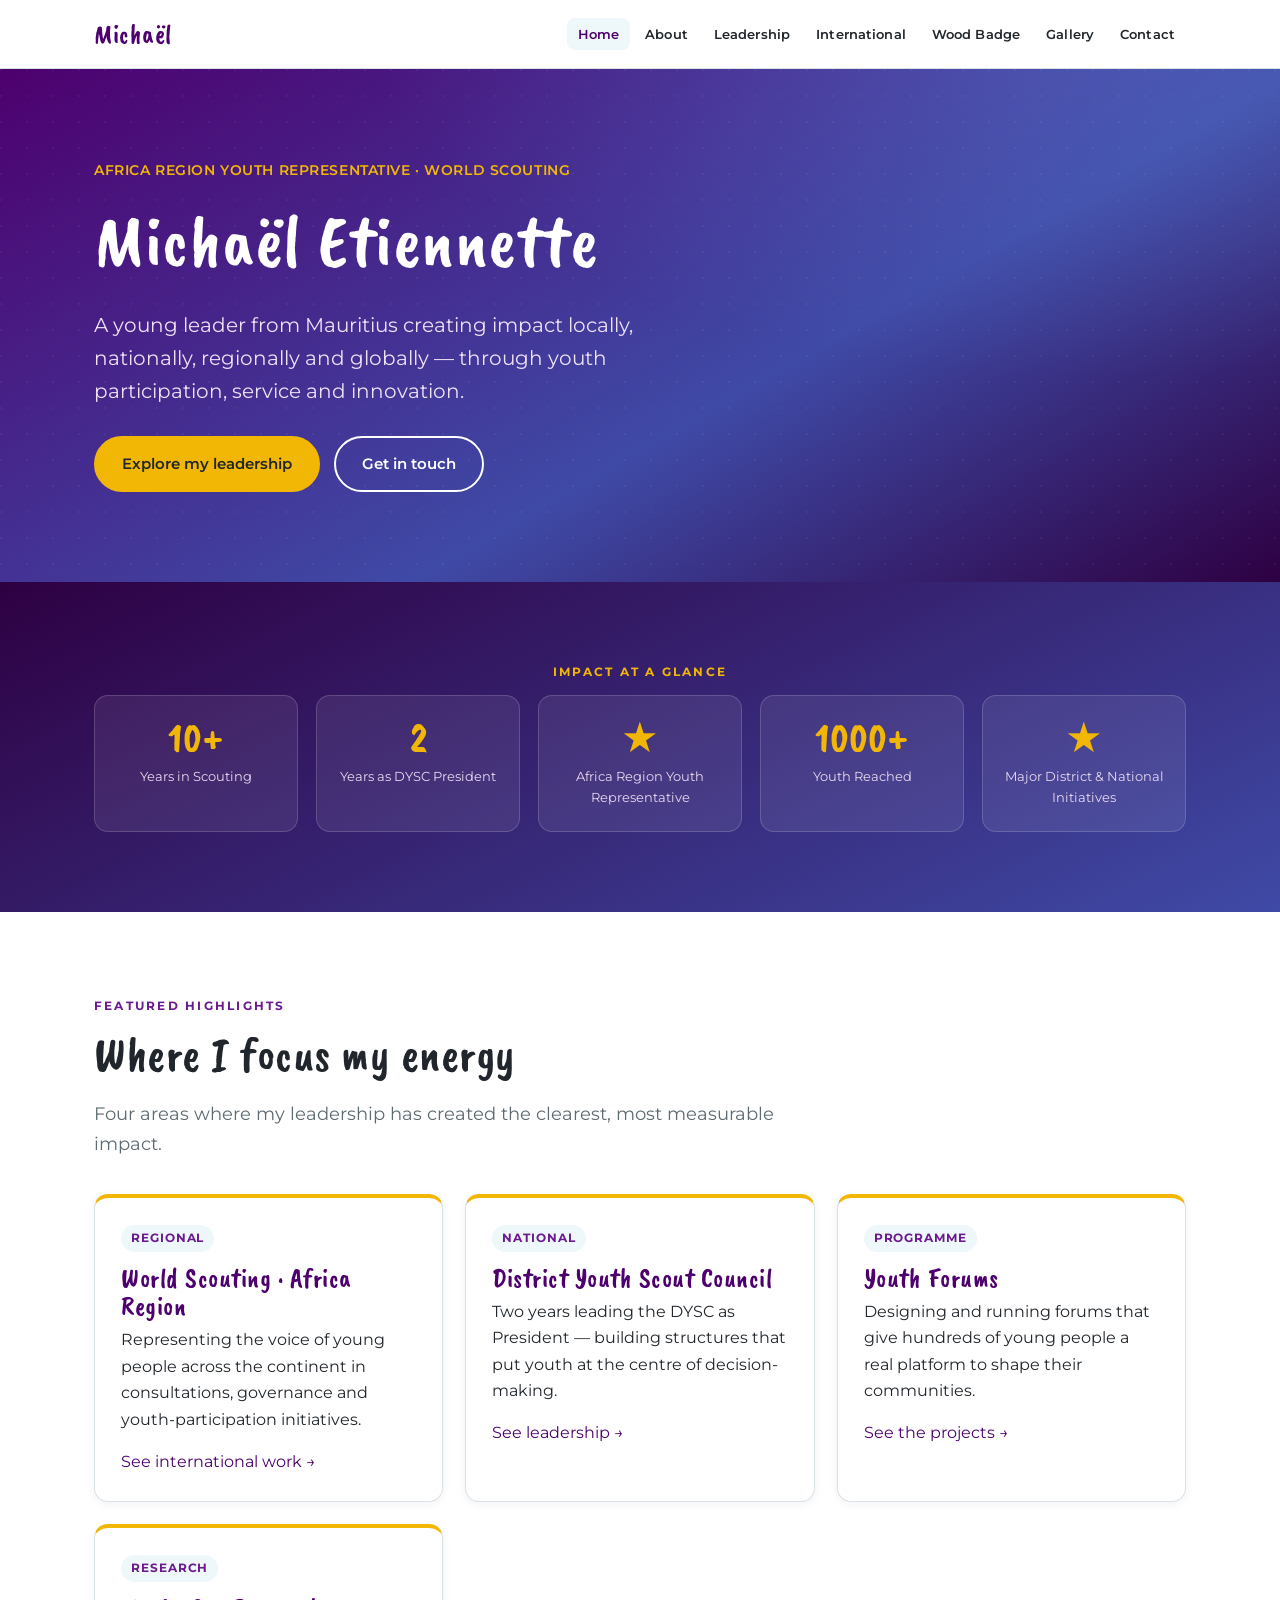
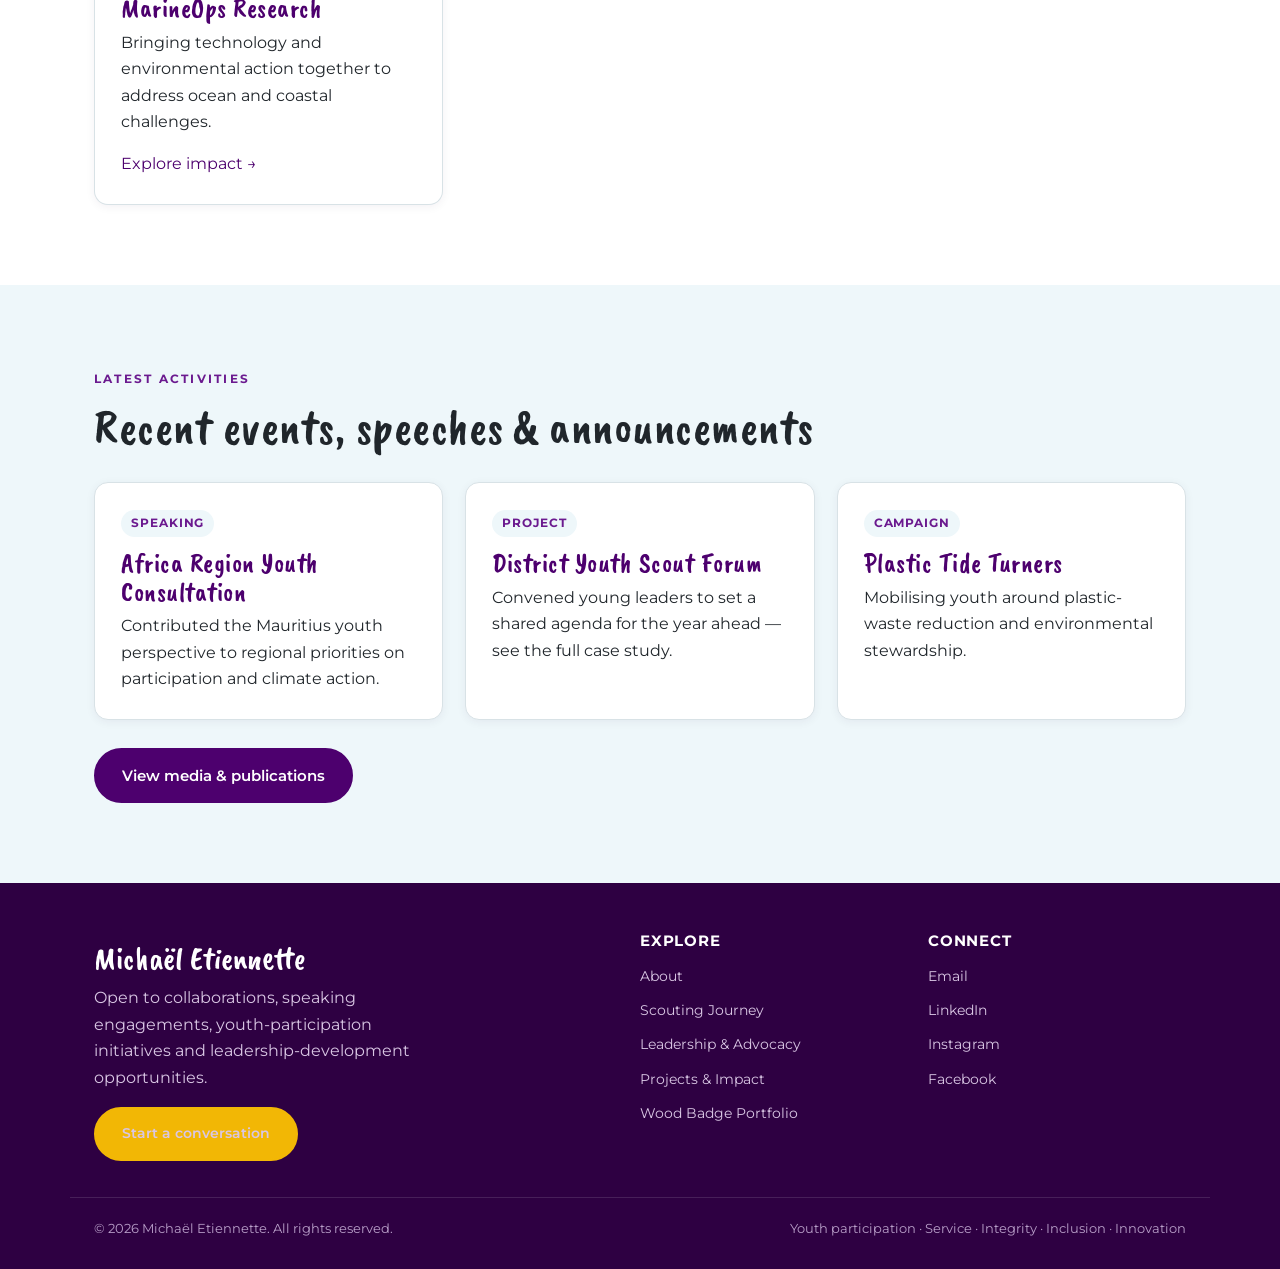
<file: index.html>
<!DOCTYPE html>
<html lang="en">
<head>
  <meta charset="UTF-8">
  <meta name="viewport" content="width=device-width, initial-scale=1.0">
  <title>Michaël Etiennette — Youth Leadership &amp; Scouting Portfolio</title>
  <meta name="description" content="A young leader from Mauritius creating impact through youth participation, service and innovation — locally, nationally, regionally and globally.">
  <link rel="preconnect" href="https://fonts.googleapis.com">
  <link rel="preconnect" href="https://fonts.gstatic.com" crossorigin>
  <link href="https://fonts.googleapis.com/css2?family=Caveat+Brush&family=Montserrat:wght@400;500;600;700;800&display=swap" rel="stylesheet">
  <link rel="stylesheet" href="css/style.css">
</head>
<body>

  <!-- ===== Header ===== -->
  <header class="site-header">
    <div class="wrap nav">
      <a class="brand" href="index.html">Michaël</a>
      <button class="nav-toggle" aria-label="Menu" aria-expanded="false">☰</button>
      <ul class="nav-links">
        <li><a href="index.html">Home</a></li>
        <li><a href="about.html">About</a></li>
        <li><a href="leadership.html">Leadership</a></li>
        <li><a href="international.html">International</a></li>
        <li><a href="wood-badge.html">Wood Badge</a></li>
        <li><a href="gallery.html">Gallery</a></li>
        <li><a href="contact.html">Contact</a></li>
      </ul>
    </div>
  </header>

  <!-- ===== Hero ===== -->
  <section class="hero">
    <div class="wrap">
      <p class="role reveal">Africa Region Youth Representative · World Scouting</p>
      <h1 class="reveal">Michaël Etiennette</h1>
      <p class="mission reveal">A young leader from Mauritius creating impact locally, nationally,
        regionally and globally — through youth participation, service and innovation.</p>
      <div class="btn-row reveal">
        <a class="btn btn-gold btn--gold" href="leadership.html">Explore my leadership</a>
        <a class="btn btn--ghost" href="contact.html" style="border-color:#fff;color:#fff;">Get in touch</a>
      </div>
    </div>
  </section>

  <!-- ===== Impact Dashboard ===== -->
  <section class="section section--ink">
    <div class="wrap">
      <p class="eyebrow center" style="display:block;">Impact at a glance</p>
      <div class="stat-grid reveal">
        <div class="stat"><div class="num">10+</div><div class="label">Years in Scouting</div></div>
        <div class="stat"><div class="num">2</div><div class="label">Years as DYSC President</div></div>
        <div class="stat"><div class="num">★</div><div class="label">Africa Region Youth Representative</div></div>
        <div class="stat"><div class="num">1000+</div><div class="label">Youth Reached</div></div>
        <div class="stat"><div class="num">★</div><div class="label">Major District &amp; National Initiatives</div></div>
      </div>
    </div>
  </section>

  <!-- ===== Featured Highlights ===== -->
  <section class="section">
    <div class="wrap">
      <p class="eyebrow">Featured highlights</p>
      <h2>Where I focus my energy</h2>
      <p class="lead">Four areas where my leadership has created the clearest, most measurable impact.</p>
      <div class="grid grid-2 reveal" style="margin-top:34px;">
        <div class="card feature">
          <span class="tag">Regional</span>
          <h3>World Scouting · Africa Region</h3>
          <p>Representing the voice of young people across the continent in consultations,
             governance and youth-participation initiatives.</p>
          <a href="international.html">See international work →</a>
        </div>
        <div class="card feature">
          <span class="tag">National</span>
          <h3>District Youth Scout Council</h3>
          <p>Two years leading the DYSC as President — building structures that put youth
             at the centre of decision-making.</p>
          <a href="leadership.html">See leadership →</a>
        </div>
        <div class="card feature">
          <span class="tag">Programme</span>
          <h3>Youth Forums</h3>
          <p>Designing and running forums that give hundreds of young people a real platform
             to shape their communities.</p>
          <a href="projects.html">See the projects →</a>
        </div>
        <div class="card feature">
          <span class="tag">Research</span>
          <h3>MarineOps Research</h3>
          <p>Bringing technology and environmental action together to address ocean and
             coastal challenges.</p>
          <a href="projects.html">Explore impact →</a>
        </div>
      </div>
    </div>
  </section>

  <!-- ===== Latest Activities ===== -->
  <section class="section section--mist">
    <div class="wrap">
      <p class="eyebrow">Latest activities</p>
      <h2>Recent events, speeches &amp; announcements</h2>
      <div class="grid grid-3 reveal" style="margin-top:30px;">
        <article class="card">
          <span class="tag">Speaking</span>
          <h3>Africa Region Youth Consultation</h3>
          <p>Contributed the Mauritius youth perspective to regional priorities on participation
             and climate action.</p>
        </article>
        <article class="card">
          <span class="tag">Project</span>
          <h3>District Youth Scout Forum</h3>
          <p>Convened young leaders to set a shared agenda for the year ahead — see the full case study.</p>
        </article>
        <article class="card">
          <span class="tag">Campaign</span>
          <h3>Plastic Tide Turners</h3>
          <p>Mobilising youth around plastic-waste reduction and environmental stewardship.</p>
        </article>
      </div>
      <div class="btn-row reveal" style="margin-top:28px;">
        <a class="btn" href="media.html">View media &amp; publications</a>
      </div>
    </div>
  </section>

  <!-- ===== Footer (shared) ===== -->
  <footer class="site-footer">
    <div class="wrap footer-grid">
      <div>
        <div class="footer-brand">Michaël Etiennette</div>
        <p style="max-width:340px;">Open to collaborations, speaking engagements, youth-participation
           initiatives and leadership-development opportunities.</p>
        <a class="btn btn--gold" href="contact.html">Start a conversation</a>
      </div>
      <div>
        <h4>Explore</h4>
        <ul class="footer-links">
          <li><a href="about.html">About</a></li>
          <li><a href="scouting-journey.html">Scouting Journey</a></li>
          <li><a href="leadership.html">Leadership &amp; Advocacy</a></li>
          <li><a href="projects.html">Projects &amp; Impact</a></li>
          <li><a href="wood-badge.html">Wood Badge Portfolio</a></li>
        </ul>
      </div>
      <div>
        <h4>Connect</h4>
        <ul class="footer-links">
          <li><a href="contact.html">Email</a></li>
          <li><a href="contact.html">LinkedIn</a></li>
          <li><a href="contact.html">Instagram</a></li>
          <li><a href="contact.html">Facebook</a></li>
        </ul>
      </div>
    </div>
    <div class="wrap footer-bottom">
      <span>© <span id="year">2026</span> Michaël Etiennette. All rights reserved.</span>
      <span>Youth participation · Service · Integrity · Inclusion · Innovation</span>
    </div>
  </footer>

  <script src="js/main.js"></script>
</body>
</html>
</file>
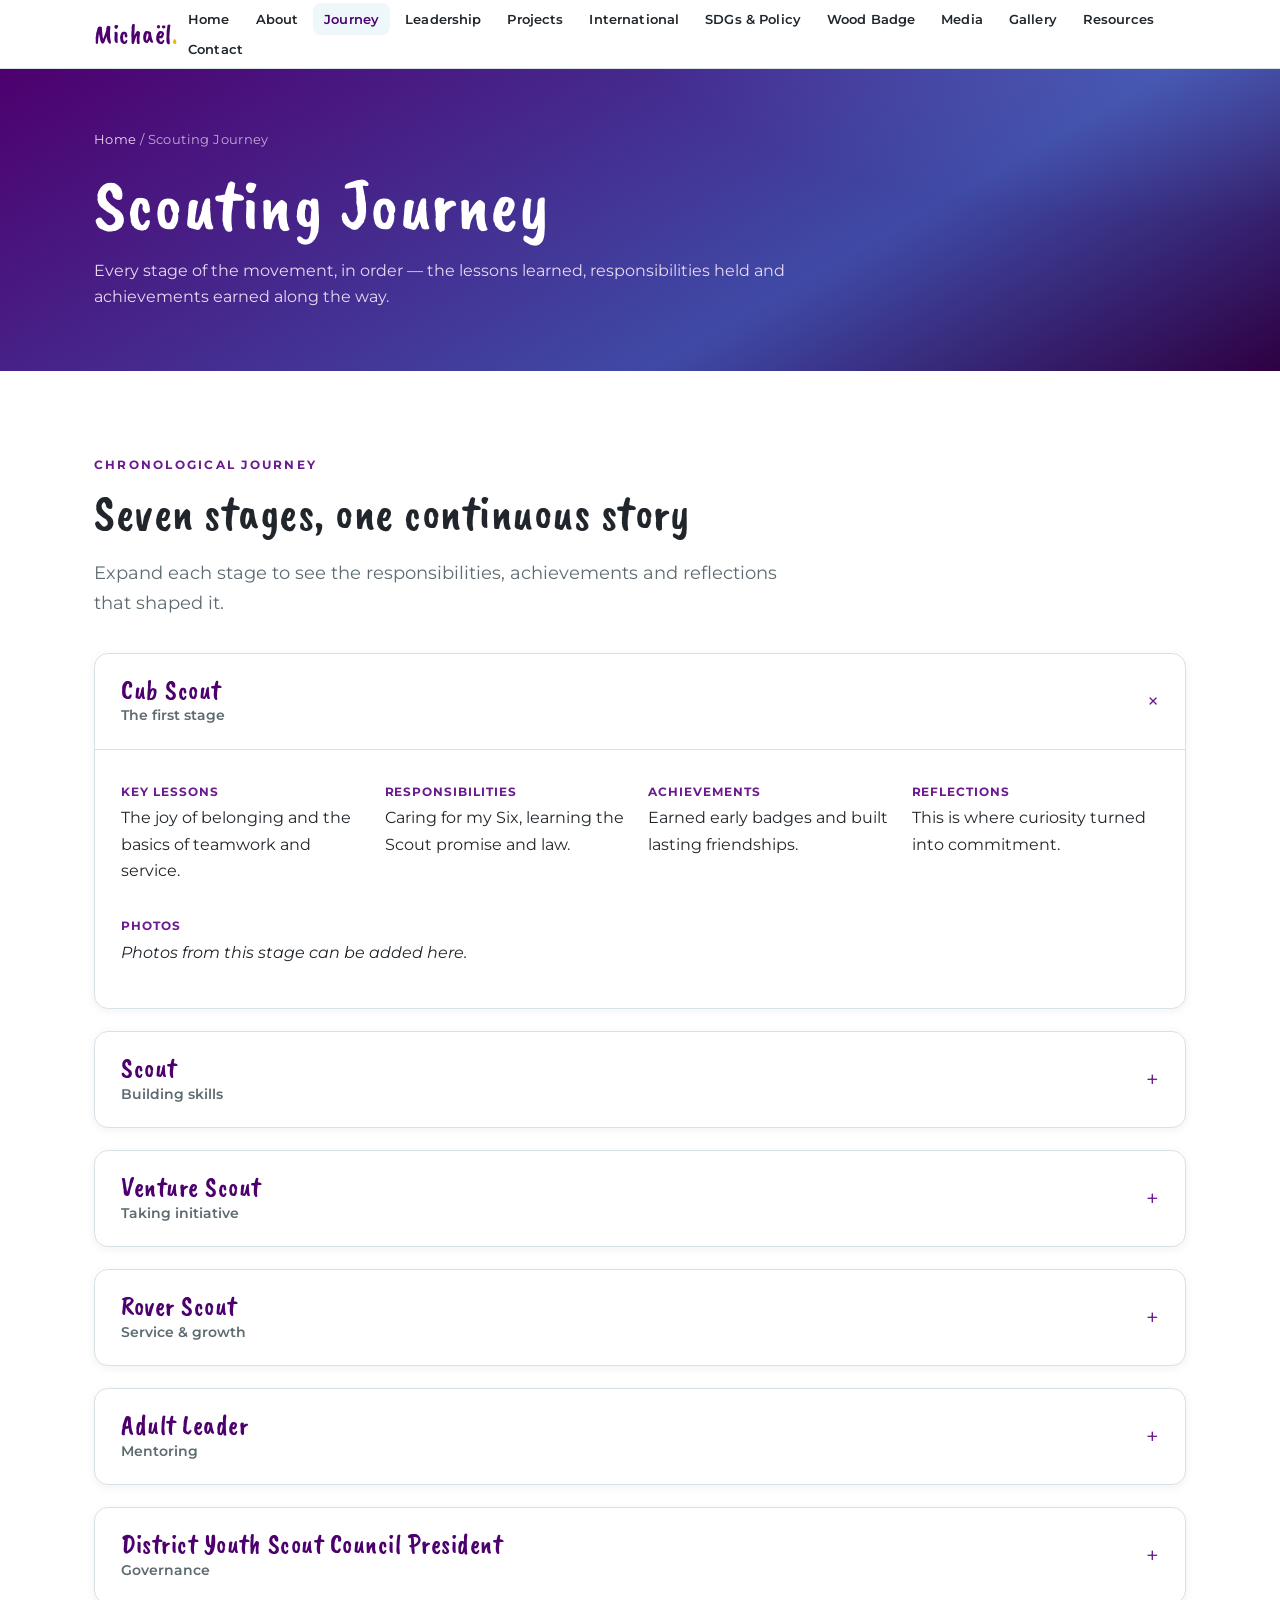
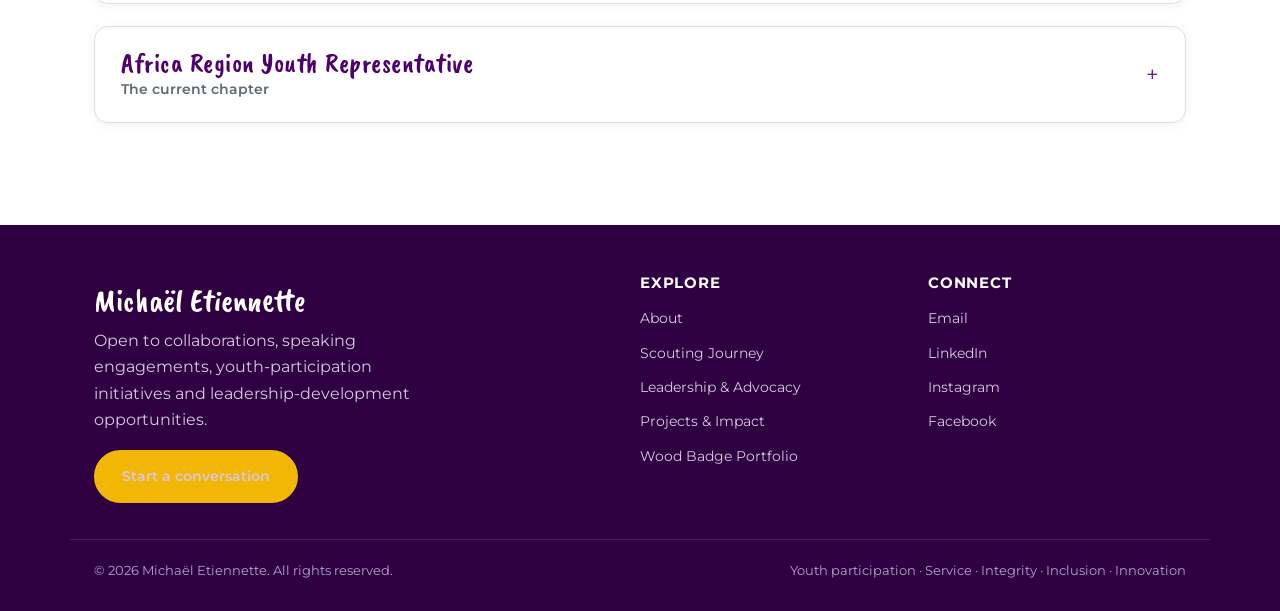
<file: scouting-journey.html>
<!DOCTYPE html>
<html lang="en">
<head>
  <meta charset="UTF-8">
  <meta name="viewport" content="width=device-width, initial-scale=1.0">
  <title>Michaël Etiennette — Scouting Journey</title>
  <meta name="description" content="A chronological Scouting journey from Cub Scout to Africa Region Youth Representative, with lessons, responsibilities and achievements.">
  <link rel="preconnect" href="https://fonts.googleapis.com">
  <link rel="preconnect" href="https://fonts.gstatic.com" crossorigin>
  <link href="https://fonts.googleapis.com/css2?family=Caveat+Brush&family=Montserrat:wght@400;500;600;700;800&display=swap" rel="stylesheet">
  <link rel="stylesheet" href="css/style.css">
</head>
<body>

  <header class="site-header">
    <div class="wrap nav">
      <a class="brand" href="index.html">Michaël<span>.</span></a>
      <button class="nav-toggle" aria-label="Menu" aria-expanded="false">☰</button>
      <ul class="nav-links">
        <li><a href="index.html">Home</a></li>
        <li><a href="about.html">About</a></li>
        <li><a href="scouting-journey.html">Journey</a></li>
        <li><a href="leadership.html">Leadership</a></li>
        <li><a href="projects.html">Projects</a></li>
        <li><a href="international.html">International</a></li>
        <li><a href="sdgs.html">SDGs &amp; Policy</a></li>
        <li><a href="wood-badge.html">Wood Badge</a></li>
        <li><a href="media.html">Media</a></li>
        <li><a href="gallery.html">Gallery</a></li>
        <li><a href="resources.html">Resources</a></li>
        <li><a href="contact.html">Contact</a></li>
      </ul>
    </div>
  </header>


  <section class="banner">
    <div class="wrap">
      <div class="breadcrumb"><a href="index.html">Home</a> / Scouting Journey</div>
      <h1>Scouting Journey</h1>
      <p>Every stage of the movement, in order — the lessons learned, responsibilities held and achievements earned along the way.</p>
    </div>
  </section>

  <section class="section">
    <div class="wrap">
      <p class="eyebrow">Chronological journey</p>
      <h2>Seven stages, one continuous story</h2>
      <p class="lead">Expand each stage to see the responsibilities, achievements and reflections that shaped it.</p>

      <div style="margin-top:34px;">

        <details class="detail-block reveal" open>
          <summary><div><h3>Cub Scout</h3><div class="sub">The first stage</div></div><span class="chev">+</span></summary>
          <div class="detail-body">
            <div class="field-grid">
              <div class="field"><div class="field-label">Key lessons</div><p>The joy of belonging and the basics of teamwork and service.</p></div>
              <div class="field"><div class="field-label">Responsibilities</div><p>Caring for my Six, learning the Scout promise and law.</p></div>
              <div class="field"><div class="field-label">Achievements</div><p>Earned early badges and built lasting friendships.</p></div>
              <div class="field"><div class="field-label">Reflections</div><p>This is where curiosity turned into commitment.</p></div>
            </div>
            <div class="field"><div class="field-label">Photos</div><p><em>Photos from this stage can be added here.</em></p></div>
          </div>
        </details>

        <details class="detail-block reveal">
          <summary><div><h3>Scout</h3><div class="sub">Building skills</div></div><span class="chev">+</span></summary>
          <div class="detail-body">
            <div class="field-grid">
              <div class="field"><div class="field-label">Key lessons</div><p>Practical skills, resilience and working within a patrol.</p></div>
              <div class="field"><div class="field-label">Responsibilities</div><p>Patrol duties, camp preparation and peer support.</p></div>
              <div class="field"><div class="field-label">Achievements</div><p>Progressive badge work and camp leadership roles.</p></div>
              <div class="field"><div class="field-label">Reflections</div><p>Learning to lead by example among my peers.</p></div>
            </div>
          </div>
        </details>

        <details class="detail-block reveal">
          <summary><div><h3>Venture Scout</h3><div class="sub">Taking initiative</div></div><span class="chev">+</span></summary>
          <div class="detail-body">
            <div class="field-grid">
              <div class="field"><div class="field-label">Key lessons</div><p>Planning and running activities independently.</p></div>
              <div class="field"><div class="field-label">Responsibilities</div><p>Leading projects and mentoring younger Scouts.</p></div>
              <div class="field"><div class="field-label">Achievements</div><p>Self-led expeditions and community projects.</p></div>
              <div class="field"><div class="field-label">Reflections</div><p>Discovered a passion for organising and advocacy.</p></div>
            </div>
          </div>
        </details>

        <details class="detail-block reveal">
          <summary><div><h3>Rover Scout</h3><div class="sub">Service &amp; growth</div></div><span class="chev">+</span></summary>
          <div class="detail-body">
            <div class="field-grid">
              <div class="field"><div class="field-label">Key lessons</div><p>Service to community as a core purpose.</p></div>
              <div class="field"><div class="field-label">Responsibilities</div><p>Crew leadership and supporting district activities.</p></div>
              <div class="field"><div class="field-label">Achievements</div><p>Major community service contributions.</p></div>
              <div class="field"><div class="field-label">Reflections</div><p>Understanding leadership as enabling others.</p></div>
            </div>
          </div>
        </details>

        <details class="detail-block reveal">
          <summary><div><h3>Adult Leader</h3><div class="sub">Mentoring</div></div><span class="chev">+</span></summary>
          <div class="detail-body">
            <div class="field-grid">
              <div class="field"><div class="field-label">Key lessons</div><p>Safeguarding, programme delivery and adult support.</p></div>
              <div class="field"><div class="field-label">Responsibilities</div><p>Running a section and developing young people safely.</p></div>
              <div class="field"><div class="field-label">Achievements</div><p>Strengthened programme quality and retention.</p></div>
              <div class="field"><div class="field-label">Reflections</div><p>The responsibility of shaping others' experiences.</p></div>
            </div>
          </div>
        </details>

        <details class="detail-block reveal">
          <summary><div><h3>District Youth Scout Council President</h3><div class="sub">Governance</div></div><span class="chev">+</span></summary>
          <div class="detail-body">
            <div class="field-grid">
              <div class="field"><div class="field-label">Key lessons</div><p>Governance, representation and structured decision-making.</p></div>
              <div class="field"><div class="field-label">Responsibilities</div><p>Leading the DYSC and championing youth voice for two years.</p></div>
              <div class="field"><div class="field-label">Achievements</div><p>Launched forums and district-wide youth initiatives.</p></div>
              <div class="field"><div class="field-label">Reflections</div><p>Institutions matter — they make participation durable.</p></div>
            </div>
          </div>
        </details>

        <details class="detail-block reveal">
          <summary><div><h3>Africa Region Youth Representative</h3><div class="sub">The current chapter</div></div><span class="chev">+</span></summary>
          <div class="detail-body">
            <div class="field-grid">
              <div class="field"><div class="field-label">Key lessons</div><p>Cross-cultural collaboration and continental advocacy.</p></div>
              <div class="field"><div class="field-label">Responsibilities</div><p>Representing youth across Africa within World Scouting.</p></div>
              <div class="field"><div class="field-label">Achievements</div><p>Contributing to regional consultations and youth strategy.</p></div>
              <div class="field"><div class="field-label">Reflections</div><p>Local roots, global responsibility.</p></div>
            </div>
          </div>
        </details>

      </div>
    </div>
  </section>

  <footer class="site-footer">
    <div class="wrap footer-grid">
      <div>
        <div class="footer-brand">Michaël Etiennette</div>
        <p style="max-width:340px;">Open to collaborations, speaking engagements, youth-participation
           initiatives and leadership-development opportunities.</p>
        <a class="btn btn--gold" href="contact.html">Start a conversation</a>
      </div>
      <div>
        <h4>Explore</h4>
        <ul class="footer-links">
          <li><a href="about.html">About</a></li>
          <li><a href="scouting-journey.html">Scouting Journey</a></li>
          <li><a href="leadership.html">Leadership &amp; Advocacy</a></li>
          <li><a href="projects.html">Projects &amp; Impact</a></li>
          <li><a href="wood-badge.html">Wood Badge Portfolio</a></li>
        </ul>
      </div>
      <div>
        <h4>Connect</h4>
        <ul class="footer-links">
          <li><a href="contact.html">Email</a></li>
          <li><a href="contact.html">LinkedIn</a></li>
          <li><a href="contact.html">Instagram</a></li>
          <li><a href="contact.html">Facebook</a></li>
        </ul>
      </div>
    </div>
    <div class="wrap footer-bottom">
      <span>© <span id="year">2026</span> Michaël Etiennette. All rights reserved.</span>
      <span>Youth participation · Service · Integrity · Inclusion · Innovation</span>
    </div>
  </footer>

  <script src="js/main.js"></script>
</body>
</html>
</file>
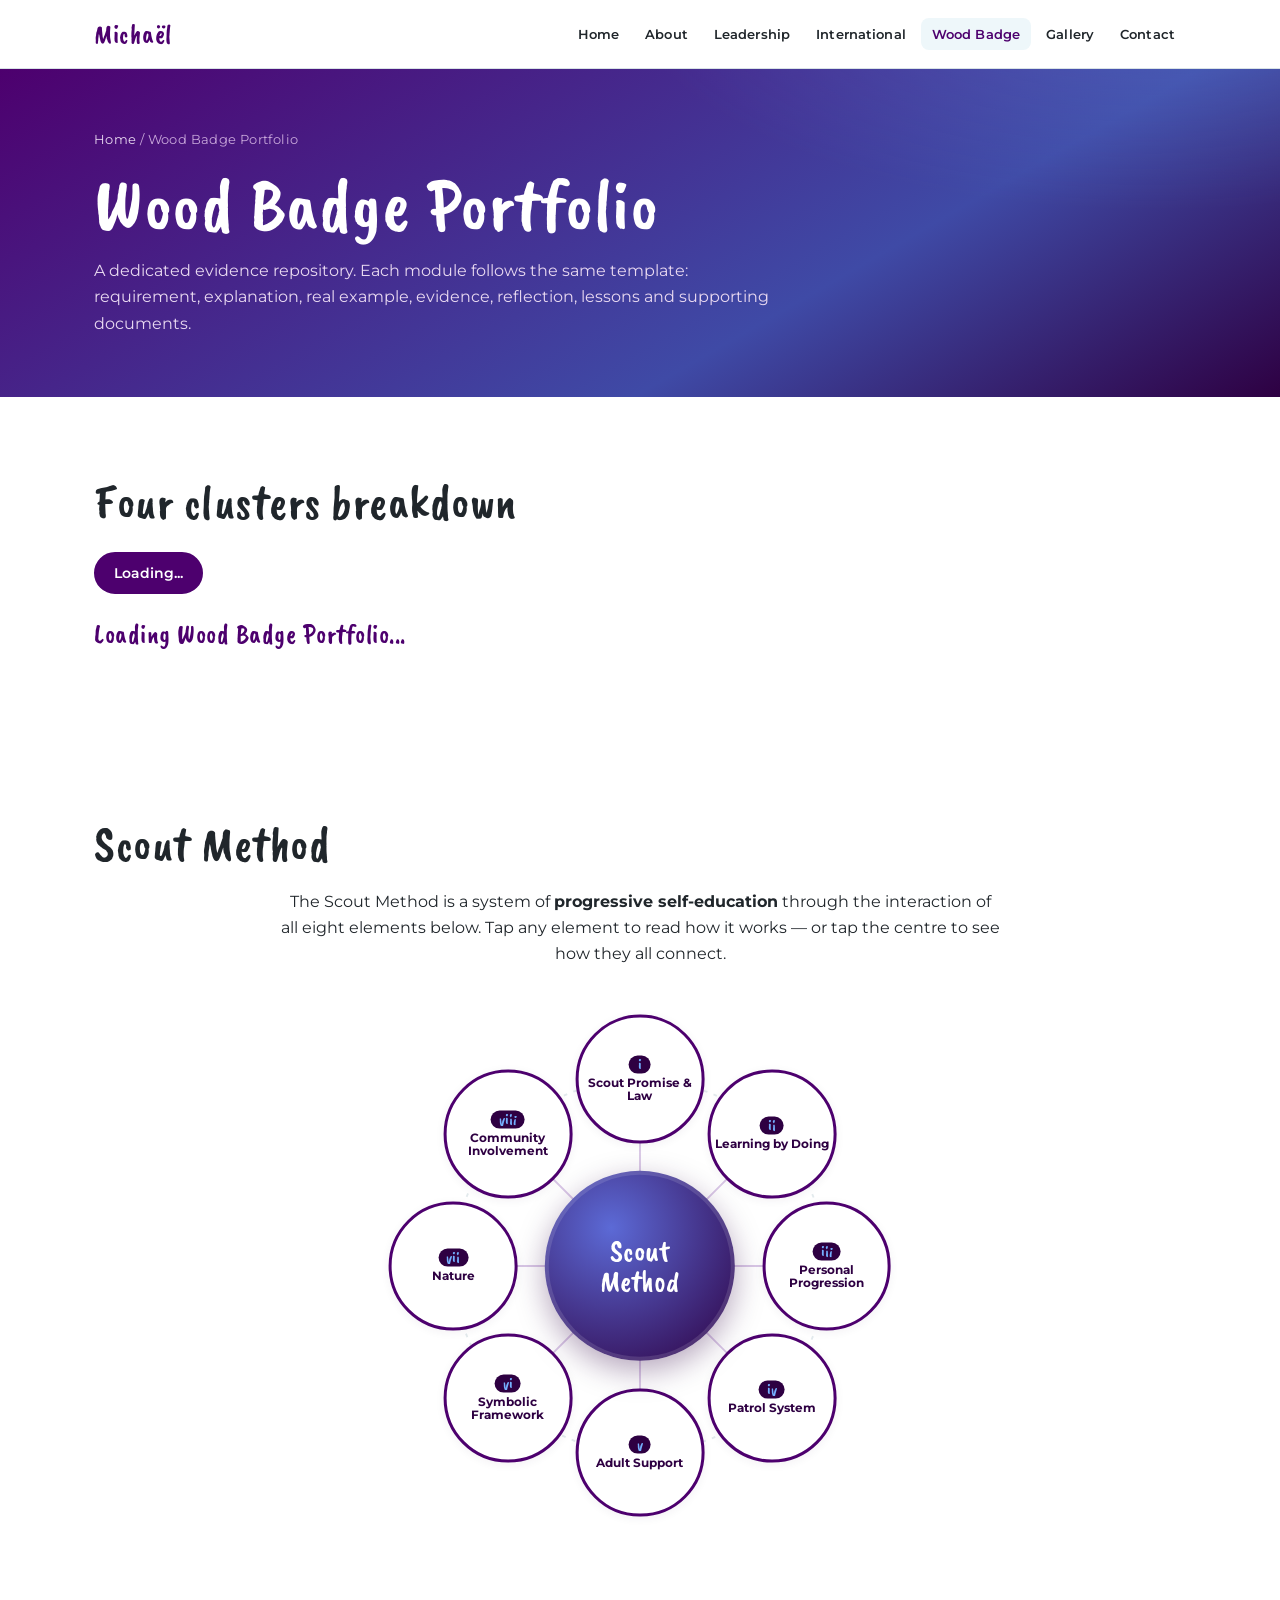
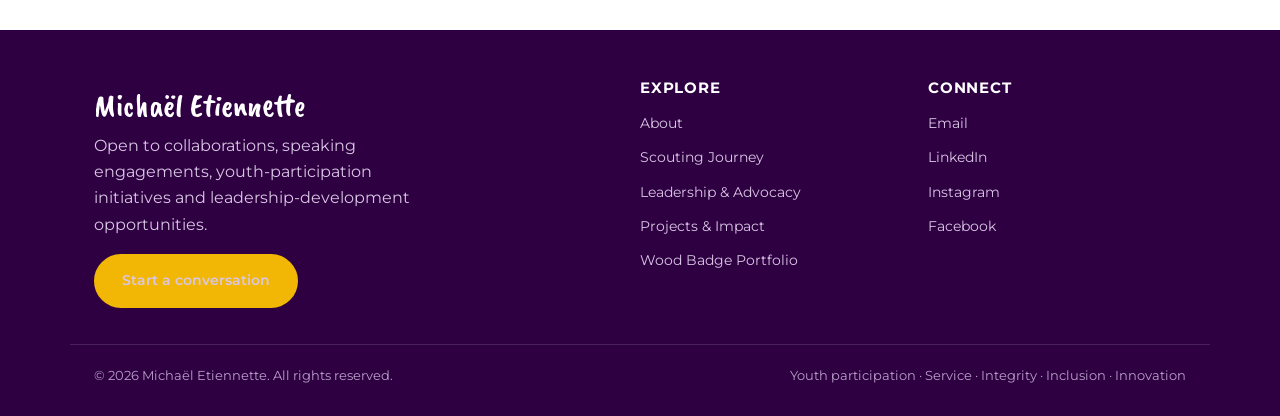
<file: wood-badge.html>
<!DOCTYPE html>
<html lang="en">
<head>
  <meta charset="UTF-8">
  <meta name="viewport" content="width=device-width, initial-scale=1.0">
  <title>Michaël Etiennette — Wood Badge Portfolio</title>
  <meta name="description" content="A dedicated evidence repository covering all Wood Badge clusters and modules, with requirement, explanation, example, evidence, reflection and lessons.">
  <link rel="preconnect" href="https://fonts.googleapis.com">
  <link rel="preconnect" href="https://fonts.gstatic.com" crossorigin>
  <link href="https://fonts.googleapis.com/css2?family=Caveat+Brush&family=Montserrat:wght@400;500;600;700;800&display=swap" rel="stylesheet">
  <link rel="stylesheet" href="css/style.css">
</head>
<body>
  <!-- ===== Header ===== -->
  <header class="site-header">
    <div class="wrap nav">
      <a class="brand" href="index.html">Michaël</a>
      <button class="nav-toggle" aria-label="Menu" aria-expanded="false">☰</button>
      <ul class="nav-links">
        <li><a href="index.html">Home</a></li>
        <li><a href="about.html">About</a></li>
        <li><a href="leadership.html">Leadership</a></li>
        <li><a href="international.html">International</a></li>
        <li><a href="wood-badge.html">Wood Badge</a></li>
        <li><a href="gallery.html">Gallery</a></li>
        <li><a href="contact.html">Contact</a></li>
      </ul>
    </div>
  </header>

  <section class="banner">
    <div class="wrap">
      <div class="breadcrumb"><a href="index.html">Home</a> / Wood Badge Portfolio</div>
      <h1>Wood Badge Portfolio</h1>
      <p>A dedicated evidence repository. Each module follows the same template: requirement, explanation, real example, evidence, reflection, lessons and supporting documents.</p>
    </div>
  </section>

<section class="section">
  <div class="wrap" data-tabs>

    <h2>Four clusters breakdown</h2>

    <!-- Tabs generated automatically -->
    <div
      class="tabs reveal"
      id="woodbadge-tabs"
      style="margin-top:24px;"
    >
      <button class="tab-btn active">Loading...</button>
    </div>

    <!-- Cluster content generated automatically -->
    <div id="woodbadge-content">
      <div class="tab-panel active">
        <h3 style="color:var(--purple);">Loading Wood Badge Portfolio...</h3>
      </div>
    </div>

  </div>
</section>

<!-- Scout Method remains outside the dynamic content -->
<section class="section">
  <div class="wrap">

    <h2>Scout Method</h2>

    <div class="scout-method" id="scoutMethod">
      <p class="sm-intro">
        The Scout Method is a system of
        <strong>progressive self-education</strong>
        through the interaction of all eight elements below.
        Tap any element to read how it works —
        or tap the centre to see how they all connect.
      </p>

      <div
        class="sm-diagram"
        aria-label="Scout Method elements diagram"
      >
        <svg
          class="sm-lines"
          viewBox="0 0 600 600"
          preserveAspectRatio="xMidYMid meet"
          aria-hidden="true"
        >
          <g class="sm-spokes"></g>
          <circle
            class="sm-ring"
            cx="300"
            cy="300"
            r="200"
          />
        </svg>

        <button
          class="sm-hub"
          type="button"
          aria-pressed="false"
        >
          <span class="sm-hub-title">
            Scout<br>Method
          </span>
        </button>

        <div class="sm-nodes"></div>
      </div>

      <div
        class="sm-detail"
        id="smDetail"
        hidden
      >
        <div class="sm-detail-card">
          <span class="sm-num" id="smNum">i</span>
          <h3 id="smTitle">—</h3>
          <p id="smText">—</p>

          <button
            class="sm-close"
            id="smClose"
            type="button"
            aria-label="Close"
          >
            Close ✕
          </button>
        </div>
      </div>

    </div>

  </div>
</section>

  <footer class="site-footer">
    <div class="wrap footer-grid">
      <div>
        <div class="footer-brand">Michaël Etiennette</div>
        <p style="max-width:340px;">Open to collaborations, speaking engagements, youth-participation
           initiatives and leadership-development opportunities.</p>
        <a class="btn btn--gold" href="contact.html">Start a conversation</a>
      </div>
      <div>
        <h4>Explore</h4>
        <ul class="footer-links">
          <li><a href="about.html">About</a></li>
          <li><a href="scouting-journey.html">Scouting Journey</a></li>
          <li><a href="leadership.html">Leadership &amp; Advocacy</a></li>
          <li><a href="projects.html">Projects &amp; Impact</a></li>
          <li><a href="wood-badge.html">Wood Badge Portfolio</a></li>
        </ul>
      </div>
      <div>
        <h4>Connect</h4>
        <ul class="footer-links">
          <li><a href="contact.html">Email</a></li>
          <li><a href="contact.html">LinkedIn</a></li>
          <li><a href="contact.html">Instagram</a></li>
          <li><a href="contact.html">Facebook</a></li>
        </ul>
      </div>
    </div>
    <div class="wrap footer-bottom">
      <span>© <span id="year">2026</span> Michaël Etiennette. All rights reserved.</span>
      <span>Youth participation · Service · Integrity · Inclusion · Innovation</span>
    </div>
  </footer>

<script src="js/main.js"></script>
<script src="js/Scout method.js"></script>
<script src="js/woodbadge-data.js"></script>
<script src="js/woodbadge.js"></script>
</body>
</html>
</file>
<file: css/style.css>
/* ==========================================================================
   Michaël Etiennette — Portfolio
   Design brief: Modern NGO / International Organisation
   Scout Purple #4d006e · Caveat Brush (headings) · Montserrat (body)
   ========================================================================== */

/* ---- Design tokens (Rebrand: Scout Purple x cool palette) ---- */
:root {
  /* Brand anchors */
  --purple:        #4d006e;       /* Scout Purple — primary brand */
  --purple-deep:   #2e0042;       /* deepest purple — dark sections */
  --purple-soft:   #6b1a8f;       /* lifted purple */

  /* Bridge + cool palette (from new brand swatch) */
  --indigo:        #5c6ad6;       /* periwinkle indigo — bridges purple to blue */
  --indigo-deep:   #3f4aa6;       /* darker indigo for gradients/hover */
  --sky:           #75b0ff;       /* sky blue — bright cool accent */
  --sky-deep:      #4f93f5;       /* deeper sky for hover */
  --ice:           #e5f6f9;       /* pale ice blue — soft section wash */
  --sage:          #94a3a8;       /* sage grey — muted/secondary */
  --slate:         #505659;       /* slate charcoal — ink */

  /* Warm accent retained for energy/contrast */
  --gold:          #f2b705;       /* warm accent — service / energy */

  /* Functional */
  --ink:           #20262b;       /* slate-tinted near-black text */
  --paper:         #ffffff;
  --mist:          #eef7fa;       /* ice-blue wash for alt sections (from palette) */
  --line:          #d8e2e6;       /* sage-tinted hairline */
  --muted:         #5d6b71;       /* sage-slate muted text */

  --maxw:          1140px;
  --radius:        14px;
  --shadow-sm:     0 2px 10px rgba(45, 0, 66, 0.06);
  --shadow-md:     0 14px 40px rgba(45, 0, 66, 0.12);

  --font-head:     'Caveat Brush', cursive;
  --font-body:     'Montserrat', system-ui, sans-serif;
}

/* ---- Reset ---- */
*, *::before, *::after { box-sizing: border-box; }
html { scroll-behavior: smooth; }
body {
  margin: 0;
  font-family: var(--font-body);
  color: var(--ink);
  background: var(--paper);
  line-height: 1.65;
  font-size: 16px;
  -webkit-font-smoothing: antialiased;
}
img { max-width: 100%; display: block; }
a { color: var(--purple); text-decoration: none; }
a:hover { text-decoration: underline; }

/* ---- Layout helpers ---- */
.wrap { width: 100%; max-width: var(--maxw); margin: 0 auto; padding: 0 24px; }
.section { padding: 80px 0; }
.section--mist { background: var(--mist); }
.section--ink { background: linear-gradient(155deg, var(--purple-deep) 0%, var(--indigo-deep) 100%); color: #eaf1fb; }
.center { text-align: center; }
.lead { font-size: 1.15rem; color: var(--muted); max-width: 720px; }
.center .lead { margin-left: auto; margin-right: auto; }

/* ---- Typography ---- */
h1, h2, h3, h4 { font-family: var(--font-head); font-weight: 400; line-height: 1.05; margin: 0 0 .4em; letter-spacing: .5px; }
h1 { font-size: clamp(2.8rem, 6vw, 4.6rem); }
h2 { font-size: clamp(2.1rem, 4vw, 3rem); }
h3 { font-size: 1.7rem; }
h4 { font-size: 1.3rem; }
p  { margin: 0 0 1rem; }

.eyebrow {
  font-family: var(--font-body);
  font-weight: 700;
  font-size: .78rem;
  letter-spacing: .18em;
  text-transform: uppercase;
  color: var(--purple-soft);
  margin: 0 0 .8rem;
  display: inline-block;
}
.section--ink .eyebrow { color: var(--gold); }

/* ---- Buttons ---- */
.btn {
  display: inline-block;
  font-family: var(--font-body);
  font-weight: 600;
  font-size: .95rem;
  padding: 13px 26px;
  border-radius: 100px;
  border: 2px solid var(--purple);
  background: var(--purple);
  color: #fff;
  cursor: pointer;
  transition: transform .15s ease, box-shadow .15s ease, background .15s ease;
}
.btn:hover { background: var(--purple-deep); border-color: var(--purple-deep); text-decoration: none; transform: translateY(-2px); box-shadow: var(--shadow-md); }
.btn--ghost { background: transparent; color: var(--purple); }
.btn--ghost:hover { background: var(--purple); color: #fff; }
.btn--gold { background: var(--gold); border-color: var(--gold); color: var(--ink); }
.btn--gold:hover { background: #d89e00; border-color: #d89e00; color: var(--ink); }
.btn--indigo { background: var(--indigo); border-color: var(--indigo); color: #fff; }
.btn--indigo:hover { background: var(--indigo-deep); border-color: var(--indigo-deep); color: #fff; }
.btn--sky { background: var(--sky); border-color: var(--sky); color: var(--purple-deep); }
.btn--sky:hover { background: var(--sky-deep); border-color: var(--sky-deep); color: #fff; }
.btn-row { display: flex; gap: 14px; flex-wrap: wrap; }
.center .btn-row { justify-content: center; }

/* ==========================================================================
   Header / Navigation
   ========================================================================== */
.site-header {
  position: sticky; top: 0; z-index: 100;
  background: rgba(255,255,255,.92);
  backdrop-filter: blur(10px);
  border-bottom: 1px solid var(--line);
}
.nav { display: flex; align-items: center; justify-content: space-between; height: 68px; }
.brand { font-family: var(--font-head); font-size: 1.7rem; color: var(--purple); letter-spacing: .5px; }
.brand:hover { text-decoration: none; }
.brand span { color: var(--gold); }

.nav-links { display: flex; gap: 4px; align-items: center; list-style: none; margin: 0; padding: 0; flex-wrap: wrap; }
.nav-links a {
  font-size: .82rem; font-weight: 600; color: var(--ink);
  padding: 8px 11px; border-radius: 8px; letter-spacing: .01em;
}
.nav-links a:hover { background: var(--mist); color: var(--purple); text-decoration: none; }
.nav-links a.active { color: var(--purple); background: var(--mist); }

.nav-toggle {
  display: none; background: none; border: 0; cursor: pointer;
  font-size: 1.6rem; color: var(--purple); line-height: 1;
}

@media (max-width: 940px) {
  .nav-toggle { display: block; }
  .nav-links {
    position: absolute; top: 68px; left: 0; right: 0;
    background: #fff; flex-direction: column; gap: 0;
    border-bottom: 1px solid var(--line); box-shadow: var(--shadow-sm);
    max-height: 0; overflow: hidden; transition: max-height .3s ease;
  }
  .nav-links.open { max-height: 80vh; overflow-y: auto; padding: 8px 0; }
  .nav-links li { width: 100%; }
  .nav-links a { display: block; padding: 12px 24px; border-radius: 0; }
}

/* ==========================================================================
   Hero
   ========================================================================== */
.hero {
  position: relative;
  background:
    radial-gradient(1200px 600px at 85% -10%, rgba(117,176,255,.22), transparent 60%),
    linear-gradient(150deg, var(--purple) 0%, var(--indigo-deep) 60%, var(--purple-deep) 100%);
  color: #fff;
  overflow: hidden;
}
.hero::after {
  content: ""; position: absolute; inset: 0;
  background-image:
    radial-gradient(circle at 1px 1px, rgba(255,255,255,.08) 1px, transparent 0);
  background-size: 26px 26px; opacity: .6; pointer-events: none;
}
.hero .wrap { position: relative; z-index: 1; padding-top: 90px; padding-bottom: 90px; }
.hero h1 { color: #fff; }
.hero .role { font-weight: 600; letter-spacing: .04em; color: var(--gold); text-transform: uppercase; font-size: .9rem; margin-bottom: 1.2rem; }
.hero .mission { font-size: 1.25rem; max-width: 640px; color: #efe1f5; margin-bottom: 1.8rem; }

/* ==========================================================================
   Page banner (interior pages)
   ========================================================================== */
.banner {
  background:
    radial-gradient(900px 400px at 90% -30%, rgba(117,176,255,.24), transparent 60%),
    linear-gradient(150deg, var(--purple) 0%, var(--indigo-deep) 65%, var(--purple-deep) 100%);
  color: #fff; padding: 60px 0;
}
.banner h1 { color: #fff; margin-bottom: .2em; }
.banner p { color: #e9d9f1; max-width: 700px; margin: 0; }
.breadcrumb { font-size: .8rem; color: #c9a8db; margin-bottom: 1rem; letter-spacing: .03em; }
.breadcrumb a { color: #e9d9f1; }

/* ==========================================================================
   Impact dashboard / stat cards
   ========================================================================== */
.stat-grid { display: grid; grid-template-columns: repeat(auto-fit, minmax(170px, 1fr)); gap: 18px; }
.stat {
  background: rgba(255,255,255,.08);
  border: 1px solid rgba(255,255,255,.16);
  border-radius: var(--radius); padding: 22px 20px; text-align: center;
}
.stat .num { font-family: var(--font-head); font-size: 2.6rem; line-height: 1; color: var(--gold); }
.stat .label { font-size: .82rem; color: #e9d9f1; margin-top: 6px; }

/* stat variant on light backgrounds */
.stat--light { background: #fff; border: 1px solid var(--line); box-shadow: var(--shadow-sm); }
.stat--light .num { color: var(--purple); }
.stat--light .label { color: var(--muted); }

/* ==========================================================================
   Cards / grids
   ========================================================================== */
.grid { display: grid; gap: 22px; }
.grid-2 { grid-template-columns: repeat(auto-fit, minmax(300px, 1fr)); }
.grid-3 { grid-template-columns: repeat(auto-fit, minmax(260px, 1fr)); }

.card {
  background: #fff; border: 1px solid var(--line);
  border-radius: var(--radius); padding: 26px; box-shadow: var(--shadow-sm);
  transition: transform .18s ease, box-shadow .18s ease;
}
.card:hover { transform: translateY(-4px); box-shadow: var(--shadow-md); }
.card h3 { color: var(--purple); margin-bottom: .25em; }
.card .tag {
  display: inline-block; font-size: .72rem; font-weight: 700; letter-spacing: .08em;
  text-transform: uppercase; color: var(--purple-soft);
  background: var(--mist); padding: 4px 10px; border-radius: 100px; margin-bottom: 12px;
}
.card p:last-child { margin-bottom: 0; }

/* feature card with accent bar */
.feature { border-top: 4px solid var(--gold); }

/* ==========================================================================
   Value chips
   ========================================================================== */
.chips { display: flex; flex-wrap: wrap; gap: 12px; }
.chip {
  background: #fff; border: 1px solid var(--line); border-radius: 100px;
  padding: 10px 20px; font-weight: 600; font-size: .92rem; color: var(--purple);
  box-shadow: var(--shadow-sm);
}

/* ==========================================================================
   Timeline
   ========================================================================== */
.timeline { position: relative; margin-top: 30px; padding-left: 0; }
.timeline::before {
  content: ""; position: absolute; left: 18px; top: 8px; bottom: 8px;
  width: 3px; background: linear-gradient(var(--purple), var(--indigo) 50%, var(--sky));
  border-radius: 3px;
}
.tl-item { position: relative; padding: 0 0 34px 56px; }
.tl-item::before {
  content: ""; position: absolute; left: 9px; top: 4px;
  width: 21px; height: 21px; border-radius: 50%;
  background: #fff; border: 4px solid var(--purple);
}
.tl-item:hover::before { border-color: var(--sky); }
.tl-item .when { font-weight: 700; color: var(--purple-soft); font-size: .85rem; letter-spacing: .04em; text-transform: uppercase; }
.tl-item h3 { margin: 2px 0 .3em; color: var(--ink); }

/* ==========================================================================
   Phase / structured detail blocks (Scouting journey, projects, modules)
   ========================================================================== */
.detail-block {
  background: #fff; border: 1px solid var(--line); border-radius: var(--radius);
  box-shadow: var(--shadow-sm); margin-bottom: 22px; overflow: hidden;
}
.detail-block > summary {
  list-style: none; cursor: pointer; padding: 22px 26px;
  display: flex; align-items: center; justify-content: space-between; gap: 16px;
}
.detail-block > summary::-webkit-details-marker { display: none; }
.detail-block > summary h3 { margin: 0; color: var(--purple); }
.detail-block > summary .sub { font-size: .85rem; color: var(--muted); font-weight: 600; }
.detail-block > summary .chev { font-size: 1.4rem; color: var(--purple-soft); transition: transform .2s ease; }
.detail-block[open] > summary .chev { transform: rotate(45deg); }
.detail-body { padding: 0 26px 26px; border-top: 1px solid var(--line); }
.detail-body .field { margin-top: 16px; }
.detail-body .field-label {
  font-weight: 700; font-size: .78rem; letter-spacing: .08em; text-transform: uppercase;
  color: var(--purple-soft); margin-bottom: 3px;
}

/* sub-grid of labelled fields */
.field-grid { display: grid; gap: 16px; grid-template-columns: repeat(auto-fit, minmax(240px, 1fr)); margin-top: 16px; }

/* ==========================================================================
   Case study callout
   ========================================================================== */
.casestudy {
  background: linear-gradient(155deg, var(--purple-deep), var(--indigo-deep)); color: #eaf1fb; border-radius: var(--radius);
  padding: 38px; display: grid; gap: 22px;
  grid-template-columns: repeat(auto-fit, minmax(220px, 1fr));
}
.casestudy h3 { color: #fff; grid-column: 1 / -1; }
.casestudy .cs-field .field-label { color: var(--sky); }

/* ==========================================================================
   Cluster tabs (Wood Badge)
   ========================================================================== */
.tabs { display: flex; flex-wrap: wrap; gap: 8px; margin-bottom: 26px; }
.tab-btn {
  font-family: var(--font-body); font-weight: 600; font-size: .9rem;
  padding: 10px 18px; border-radius: 100px; cursor: pointer;
  border: 2px solid var(--line); background: #fff; color: var(--ink);
  transition: all .15s ease;
}
.tab-btn.active { background: var(--purple); color: #fff; border-color: var(--purple); }
.tab-btn:hover { border-color: var(--purple); }
.tab-panel { display: none; }
.tab-panel.active { display: block; }

/* ==========================================================================
   Gallery
   ========================================================================== */
.gallery-filters { display: flex; flex-wrap: wrap; gap: 8px; margin-bottom: 26px; }
.gallery { display: grid; grid-template-columns: repeat(auto-fill, minmax(240px, 1fr)); gap: 16px; }
.gphoto {
  position: relative; border-radius: var(--radius); overflow: hidden;
  aspect-ratio: 4 / 3; background: var(--mist); box-shadow: var(--shadow-sm);
}
.gphoto .ph {
  width: 100%; height: 100%;
  display: flex; align-items: center; justify-content: center;
  background: linear-gradient(150deg, var(--indigo), var(--purple-deep));
  color: rgba(255,255,255,.5); font-family: var(--font-head); font-size: 2rem;
}
.gphoto img { width: 100%; height: 100%; object-fit: cover; }
.gphoto .cap {
  position: absolute; left: 0; right: 0; bottom: 0;
  background: linear-gradient(transparent, rgba(46,0,66,.92));
  color: #fff; padding: 30px 16px 14px; font-size: .85rem; line-height: 1.4;
}

/* ==========================================================================
   Resources / media lists
   ========================================================================== */
.res-list { display: grid; gap: 14px; }
.res-item {
  display: flex; align-items: center; gap: 18px;
  background: #fff; border: 1px solid var(--line); border-radius: var(--radius);
  padding: 18px 22px; box-shadow: var(--shadow-sm);
}
.res-item .ic {
  flex: 0 0 46px; height: 46px; border-radius: 12px;
  background: var(--mist); color: var(--purple);
  display: flex; align-items: center; justify-content: center; font-size: 1.3rem;
}
.res-item .meta { flex: 1; }
.res-item .meta h4 { margin: 0 0 2px; font-family: var(--font-body); font-weight: 700; font-size: 1rem; }
.res-item .meta p { margin: 0; font-size: .85rem; color: var(--muted); }

/* ==========================================================================
   Contact
   ========================================================================== */
.contact-grid { display: grid; gap: 30px; grid-template-columns: 1fr 1fr; }
@media (max-width: 800px){ .contact-grid { grid-template-columns: 1fr; } }
.field-input {
  width: 100%; font-family: var(--font-body); font-size: .95rem;
  padding: 13px 15px; border: 1px solid var(--line); border-radius: 10px;
  background: #fff; color: var(--ink); margin-bottom: 14px;
}
.field-input:focus { outline: 2px solid var(--purple); border-color: var(--purple); }
textarea.field-input { resize: vertical; min-height: 130px; }
.social-row { display: flex; flex-direction: column; gap: 12px; }
.social-link {
  display: flex; align-items: center; gap: 14px; padding: 14px 18px;
  border: 1px solid var(--line); border-radius: var(--radius); background: #fff;
  font-weight: 600; box-shadow: var(--shadow-sm);
}
.social-link:hover { text-decoration: none; border-color: var(--purple); transform: translateX(4px); transition: all .15s ease; }
.form-note { font-size: .82rem; color: var(--muted); margin-top: 6px; }

/* ==========================================================================
   Footer
   ========================================================================== */
.site-footer { background: var(--purple-deep); color: #d9c6e4; padding: 50px 0 30px; }
.footer-grid { display: grid; gap: 30px; grid-template-columns: 2fr 1fr 1fr; }
@media (max-width: 760px){ .footer-grid { grid-template-columns: 1fr; } }
.site-footer h4 { color: #fff; font-family: var(--font-body); font-weight: 700; font-size: .95rem; letter-spacing: .05em; text-transform: uppercase; margin-bottom: 14px; }
.site-footer a { color: #d9c6e4; font-size: .9rem; }
.site-footer a:hover { color: var(--gold); text-decoration: none; }
.footer-links { list-style: none; margin: 0; padding: 0; display: grid; gap: 8px; }
.footer-brand { font-family: var(--font-head); font-size: 2rem; color: #fff; }
.footer-bottom { border-top: 1px solid rgba(255,255,255,.12); margin-top: 36px; padding-top: 20px; font-size: .8rem; color: #b99fc9; display: flex; justify-content: space-between; flex-wrap: wrap; gap: 10px; }

/* ==========================================================================
   Utilities & reveal animation
   ========================================================================== */
.mt-0 { margin-top: 0; }
.mb-0 { margin-bottom: 0; }
.reveal { opacity: 0; transform: translateY(18px); transition: opacity .6s ease, transform .6s ease; }
.reveal.in { opacity: 1; transform: none; }
@media (prefers-reduced-motion: reduce) {
  .reveal { opacity: 1; transform: none; transition: none; }
  html { scroll-behavior: auto; }
}

/* stack helpers */
.split { display: grid; gap: 40px; grid-template-columns: 1fr 1fr; align-items: center; }
@media (max-width: 820px){ .split { grid-template-columns: 1fr; } }
.portrait-ph {
  aspect-ratio: 4/5; border-radius: var(--radius); box-shadow: var(--shadow-md);
  background: linear-gradient(150deg, var(--indigo), var(--purple-deep));
  display: flex; align-items: center; justify-content: center;
  color: rgba(255,255,255,.4); font-family: var(--font-head); font-size: 2.4rem; text-align:center; padding: 20px;
}

/* ==========================================================================
   Scout Method — interactive radial diagram
   ========================================================================== */
.scout-method { margin: 8px 0 4px; }
.sm-intro { color: var(--ink); max-width: 720px; margin: 0 auto 8px; text-align: center; }
.sm-foot { color: var(--muted); font-size: .85rem; max-width: 720px; margin: 18px auto 0; text-align: center; }

.sm-diagram {
  position: relative;
  width: 100%;
  max-width: 560px;
  margin: 18px auto 0;
  aspect-ratio: 1 / 1;
}

/* SVG spokes + ring */
.sm-lines { position: absolute; inset: 0; width: 100%; height: 100%; overflow: visible; }
.sm-ring { fill: none; stroke: var(--line); stroke-width: 2; stroke-dasharray: 4 7; opacity: .7; }
.sm-spoke {
  stroke: #d9c7e6; stroke-width: 2; transition: stroke .25s ease, stroke-width .25s ease;
}
.sm-spoke.active { stroke: var(--sky); stroke-width: 4; }
.sm-spoke.glow   { stroke: var(--indigo); stroke-width: 3; }

/* central hub */
.sm-hub {
  position: absolute; left: 50%; top: 50%; transform: translate(-50%, -50%);
  width: 34%; aspect-ratio: 1/1; border-radius: 50%; cursor: pointer;
  border: none; color: #fff; font-family: var(--font-body);
  background: radial-gradient(circle at 35% 30%, var(--indigo), var(--purple-deep));
  box-shadow: 0 10px 30px rgba(45,0,66,.35), inset 0 0 0 4px rgba(255,255,255,.12);
  display: flex; flex-direction: column; align-items: center; justify-content: center;
  transition: transform .2s ease, box-shadow .2s ease, opacity .2s ease;
  z-index: 3; padding: 6px;
}
.sm-hub:hover { transform: translate(-50%, -50%) scale(1.04); }
.sm-hub.all { box-shadow: 0 0 0 6px rgba(117,176,255,.4), 0 10px 30px rgba(45,0,66,.4); }
.sm-hub.dimmed { opacity: .85; }
.sm-hub-title { font-family: var(--font-head); font-size: clamp(1.2rem, 4.4vw, 1.9rem); line-height: 1; }
.sm-hub-sub { font-size: clamp(.5rem, 1.7vw, .68rem); letter-spacing: .04em; text-transform: uppercase; color: var(--sky); margin-top: 4px; }

/* element nodes */
.sm-nodes { position: absolute; inset: 0; z-index: 2; }
.sm-node {
  position: absolute; transform: translate(-50%, -50%);
  width: 23%; aspect-ratio: 1/1; border-radius: 50%; cursor: pointer;
  border: 3px solid var(--purple); background: #fff; color: var(--purple-deep);
  font-family: var(--font-body); padding: 4px;
  display: flex; flex-direction: column; align-items: center; justify-content: center;
  box-shadow: var(--shadow-sm);
  transition: transform .2s ease, box-shadow .2s ease, background .2s ease, border-color .2s ease, color .2s ease;
}
.sm-node:hover { transform: translate(-50%, -50%) scale(1.08); box-shadow: var(--shadow-md); border-color: var(--purple-soft); }
.sm-node.active {
  background: var(--purple); color: #fff; border-color: var(--sky);
  transform: translate(-50%, -50%) scale(1.12); box-shadow: var(--shadow-md);
}
.sm-node.glow { border-color: var(--sky); box-shadow: 0 0 0 4px rgba(117,176,255,.22), var(--shadow-sm); }
.sm-node-num {
  font-family: var(--font-head); font-size: clamp(.7rem, 2.4vw, 1rem); line-height: 1;
  color: var(--sky); background: var(--purple-deep); border-radius: 100px;
  padding: 1px 8px; margin-bottom: 3px; min-width: 22px;
}
.sm-node.active .sm-node-num { background: #fff; color: var(--purple); }
.sm-node-title { font-size: clamp(.5rem, 1.7vw, .72rem); font-weight: 700; line-height: 1.1; text-align: center; }

/* detail panel */
.sm-detail { max-width: 620px; margin: 22px auto 0; }
.sm-detail.in .sm-detail-card { animation: smPop .25s ease; }
.sm-detail-card {
  position: relative; background: linear-gradient(155deg, var(--purple-deep), var(--indigo-deep));
  color: #eaf1fb;
  border-radius: var(--radius); padding: 26px 28px; box-shadow: var(--shadow-md);
  border-left: 5px solid var(--sky);
}
.sm-detail-card h3 { color: #fff; margin: 6px 0 .4em; }
.sm-detail-card p { margin: 0; color: #dbe7f7; }
.sm-num {
  display: inline-block; font-family: var(--font-head); font-size: 1rem; color: var(--purple-deep);
  background: var(--sky); border-radius: 100px; padding: 2px 14px; letter-spacing: .05em;
}
.sm-close {
  position: absolute; top: 14px; right: 14px; background: rgba(255,255,255,.12); color: #fff;
  border: none; border-radius: 100px; padding: 6px 14px; font-family: var(--font-body);
  font-size: .8rem; font-weight: 600; cursor: pointer; transition: background .15s ease;
}
.sm-close:hover { background: rgba(255,255,255,.25); }
@keyframes smPop { from { opacity: 0; transform: translateY(8px); } to { opacity: 1; transform: none; } }

@media (max-width: 480px) {
  .sm-node { width: 26%; border-width: 2px; }
  .sm-detail-card { padding: 22px 20px; }
}
@media (prefers-reduced-motion: reduce) {
  .sm-hub, .sm-node, .sm-spoke { transition: none; }
  .sm-detail.in .sm-detail-card { animation: none; }
}
</file>
